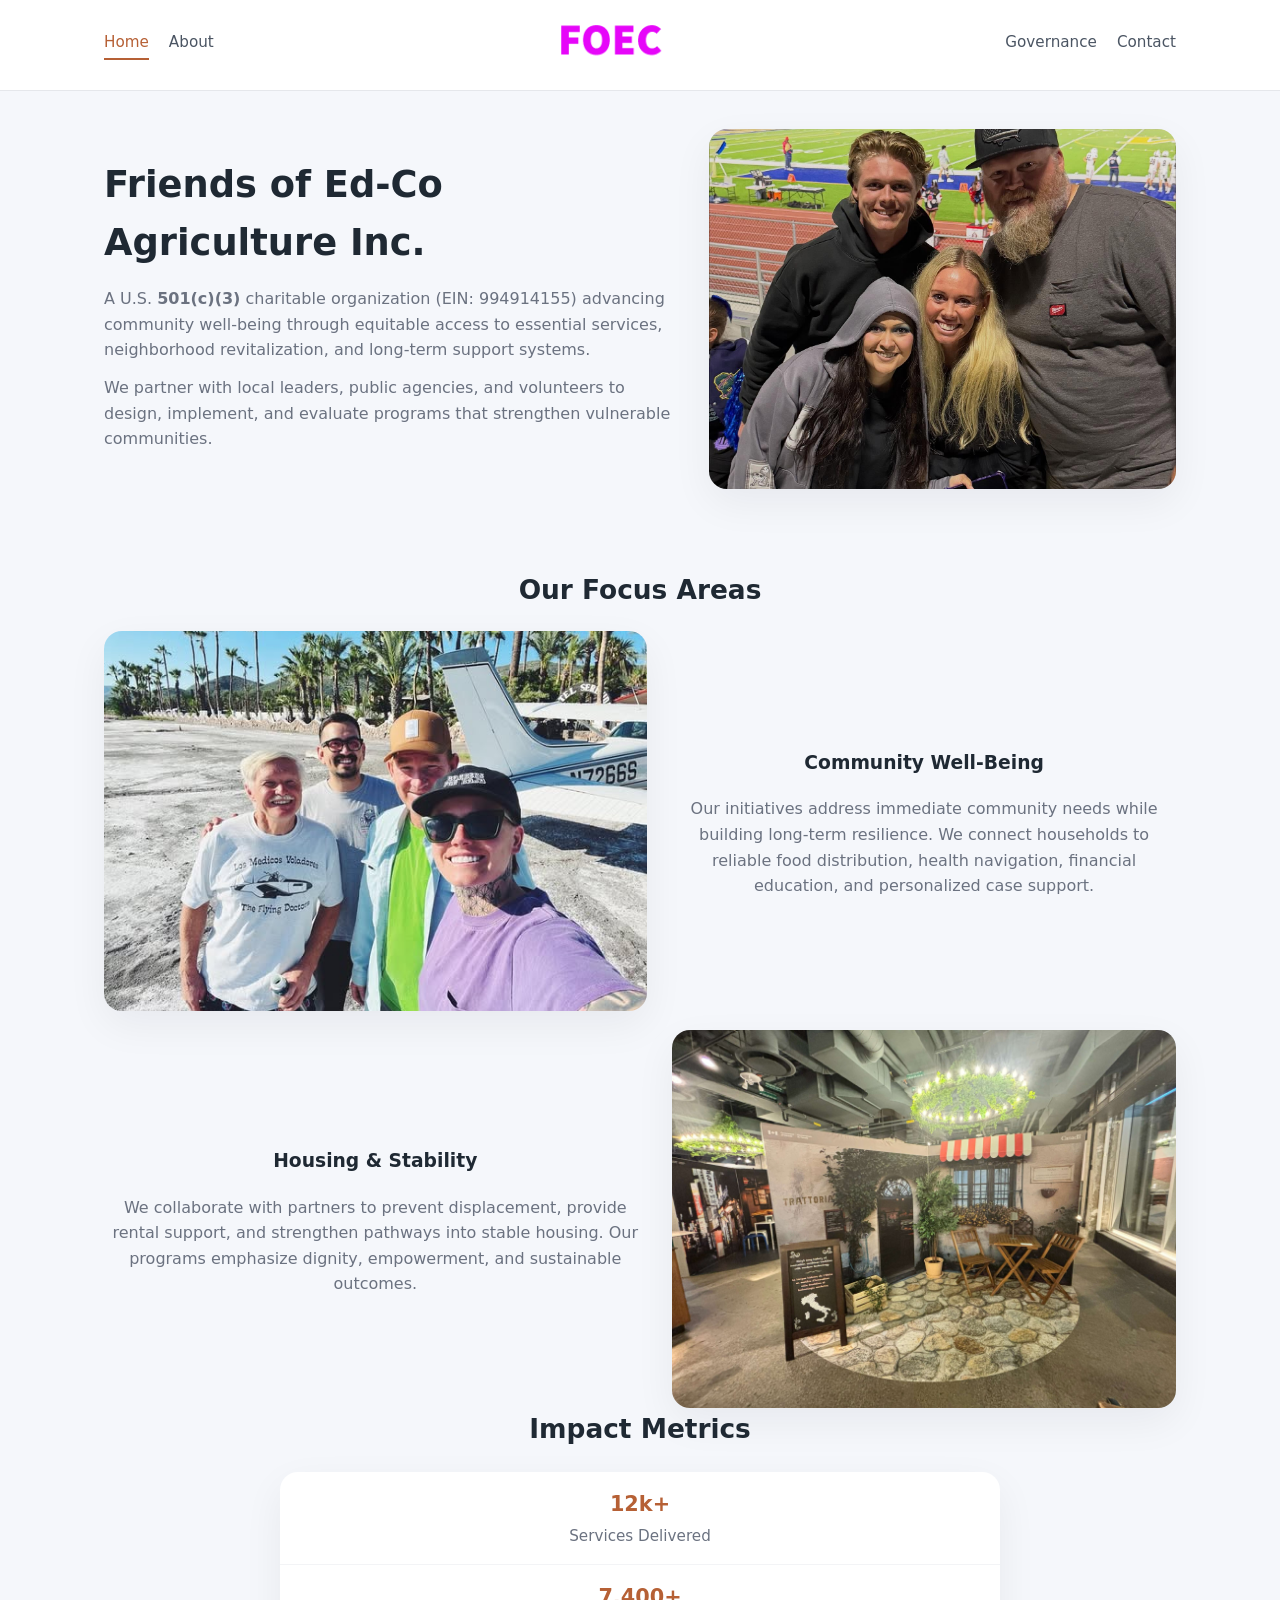
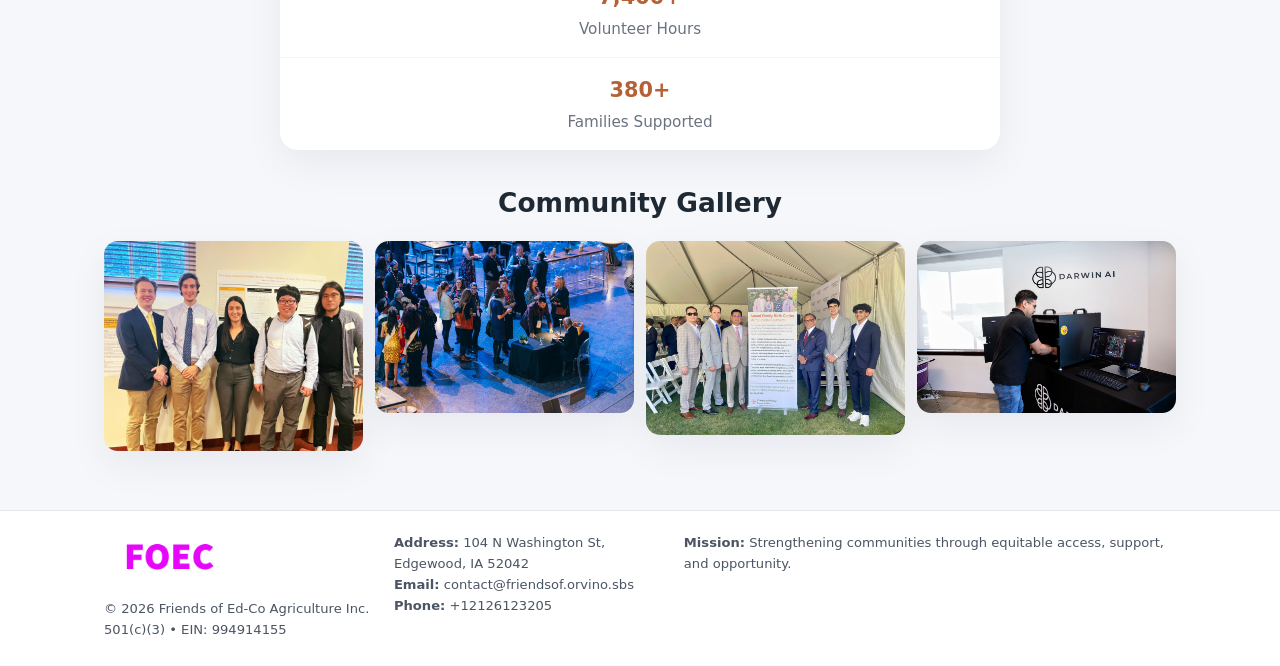
<file: index.html>
<!doctype html>
<html lang="en">
<head>
<meta charset="utf-8"/>
<meta name="viewport" content="width=device-width,initial-scale=1"/>
<title>Friends of Ed-Co Agriculture Inc. – Nonprofit • 2025</title>
<link rel="stylesheet" href="assets/styles.css"/>
<link rel="icon" href="images/logo.png"/>

<meta name="data-ein" content="994914155">
<meta name="data-name" content="Friends of Ed-Co Agriculture Inc.">
<meta name="data-email" content="contact@friendsof.orvino.sbs">
<meta name="data-phone" content="+12126123205">
<meta name="data-address" content="104 N Washington St,
Edgewood, IA 52042">
<meta name="data-map" content="104+N+Washington+St,+Edgewood,+IA+52042">
  <meta name="description" content="Our nonprofit strengthens the community with programs focused on community services, education, and direct relief.">
<meta name="facebook-domain-verification" content="eve69yzlluuvqwe5s0fh7q7k2t94v6" />
</head>
<body>
<div style="position:absolute;left:-9999px;top:-9999px;opacity:0" data-uniq="{{UNIQUE_BLOB}}">
  <span>Our nonprofit strengthens the community with programs focused on community services, education, and direct relief.</span><svg width="12" height="12" viewBox="0 0 12 12" xmlns="http://www.w3.org/2000/svg"><circle cx="6" cy="6" r="5" fill="#0f766e"/></svg><img src="images/programs.jpg" width="1" height="1" alt="" loading="lazy"/>
</div>


<header>
  <div class="header-inner">
    <nav>
      <a class="active" href="index.html">Home</a>
      <a href="about.html">About</a>
    </nav>
    <a href="index.html"><img src="images/logo.png" style="width:150px"></a>
    <nav>
      <a href="governance.html">Governance</a>
      <a href="contact.html">Contact</a>
    </nav>
  </div>
</header>

<div class="c261025b6e5">
  <div class="hero-wrap">
    <div>
      <h1>Friends of Ed-Co Agriculture Inc.</h1>
      <p class="ca8d4f8b775">
        A U.S. <strong>501(c)(3)</strong> charitable organization (EIN: 994914155) advancing
        community well-being through equitable access to essential services,
        neighborhood revitalization, and long-term support systems.
      </p>
      <p>
        We partner with local leaders, public agencies, and volunteers to design,
        implement, and evaluate programs that strengthen vulnerable communities.
      </p>
    </div>
    <img src="images/hero.jpg" alt="Community support">
  </div>
</div>

<section class="section">
  <h2>Our Focus Areas</h2>

  <div class="zig">
    <img src="images/jobs.jpg" alt="">
    <div>
      <h3>Community Well-Being</h3>
      <p>
        Our initiatives address immediate community needs while building long-term resilience.
        We connect households to reliable food distribution, health navigation, financial
        education, and personalized case support.
      </p>
    </div>
  </div>

  <div class="zig">
    <div>
      <h3>Housing & Stability</h3>
      <p>
        We collaborate with partners to prevent displacement, provide rental support,
        and strengthen pathways into stable housing. Our programs emphasize dignity,
        empowerment, and sustainable outcomes.
      </p>
    </div>
    <img src="images/land.jpg" alt="">
  </div>

  <h2>Impact Metrics</h2>
  <div class="metrics">
    <div class="metric"><div class="num">12k+</div>Services Delivered</div>
    <div class="metric"><div class="num">7,400+</div>Volunteer Hours</div>
    <div class="metric"><div class="num">380+</div>Families Supported</div>
  </div>

  <h2 style="margin-top:2rem">Community Gallery</h2>
  <div class="gallery">
    <img src="images/finance.jpg" alt="">
    <img src="images/education.jpg" alt="">
    <img src="images/community.jpg" alt="">
    <img src="images/programs.jpg" alt="">
  </div>
</section>

<footer>
  <div class="footer-inner">
    <div>
      <img src="images/logo.png" style="width:130px;margin-bottom:.5rem">
      <div class="small">© <span id="year"></span> Friends of Ed-Co Agriculture Inc.</div>
      <div class="small">501(c)(3) • EIN: 994914155</div>
    </div>
    <div><div class="small"><strong>Address:</strong> 104 N Washington St,
Edgewood, IA 52042</div><div class="small"><strong>Email:</strong> contact@friendsof.orvino.sbs</div><div class="small"><strong>Phone:</strong> +12126123205</div></div>
    <div><div class="small"><strong>Mission:</strong> Strengthening communities through equitable access, support, and opportunity.</div></div>
  </div>
</footer>

<script>
(() => {
  const y=document.getElementById("year");
  if(y) y.textContent=new Date().getFullYear();

  function g(n){let el=document.querySelector(`meta[name="${n}"]`);return el?el.content:"";}
  function h(s){let x=2166136261>>>0;for(let i=0;i<s.length;i++){x^=s.charCodeAt(i);x=(x*16777619)>>>0;}return x>>>0;}

  let id=(g("data-ein")||"x").replace(/\D+/g,"") || g("data-name");
  let k=h(String(id));
  let H=k%360,S=55+(k%20),L=46;
  document.documentElement.style.setProperty("--brand",`hsl(${H} ${S}% ${L}%)`);
})();
</script>
</body>
</html>
</file>
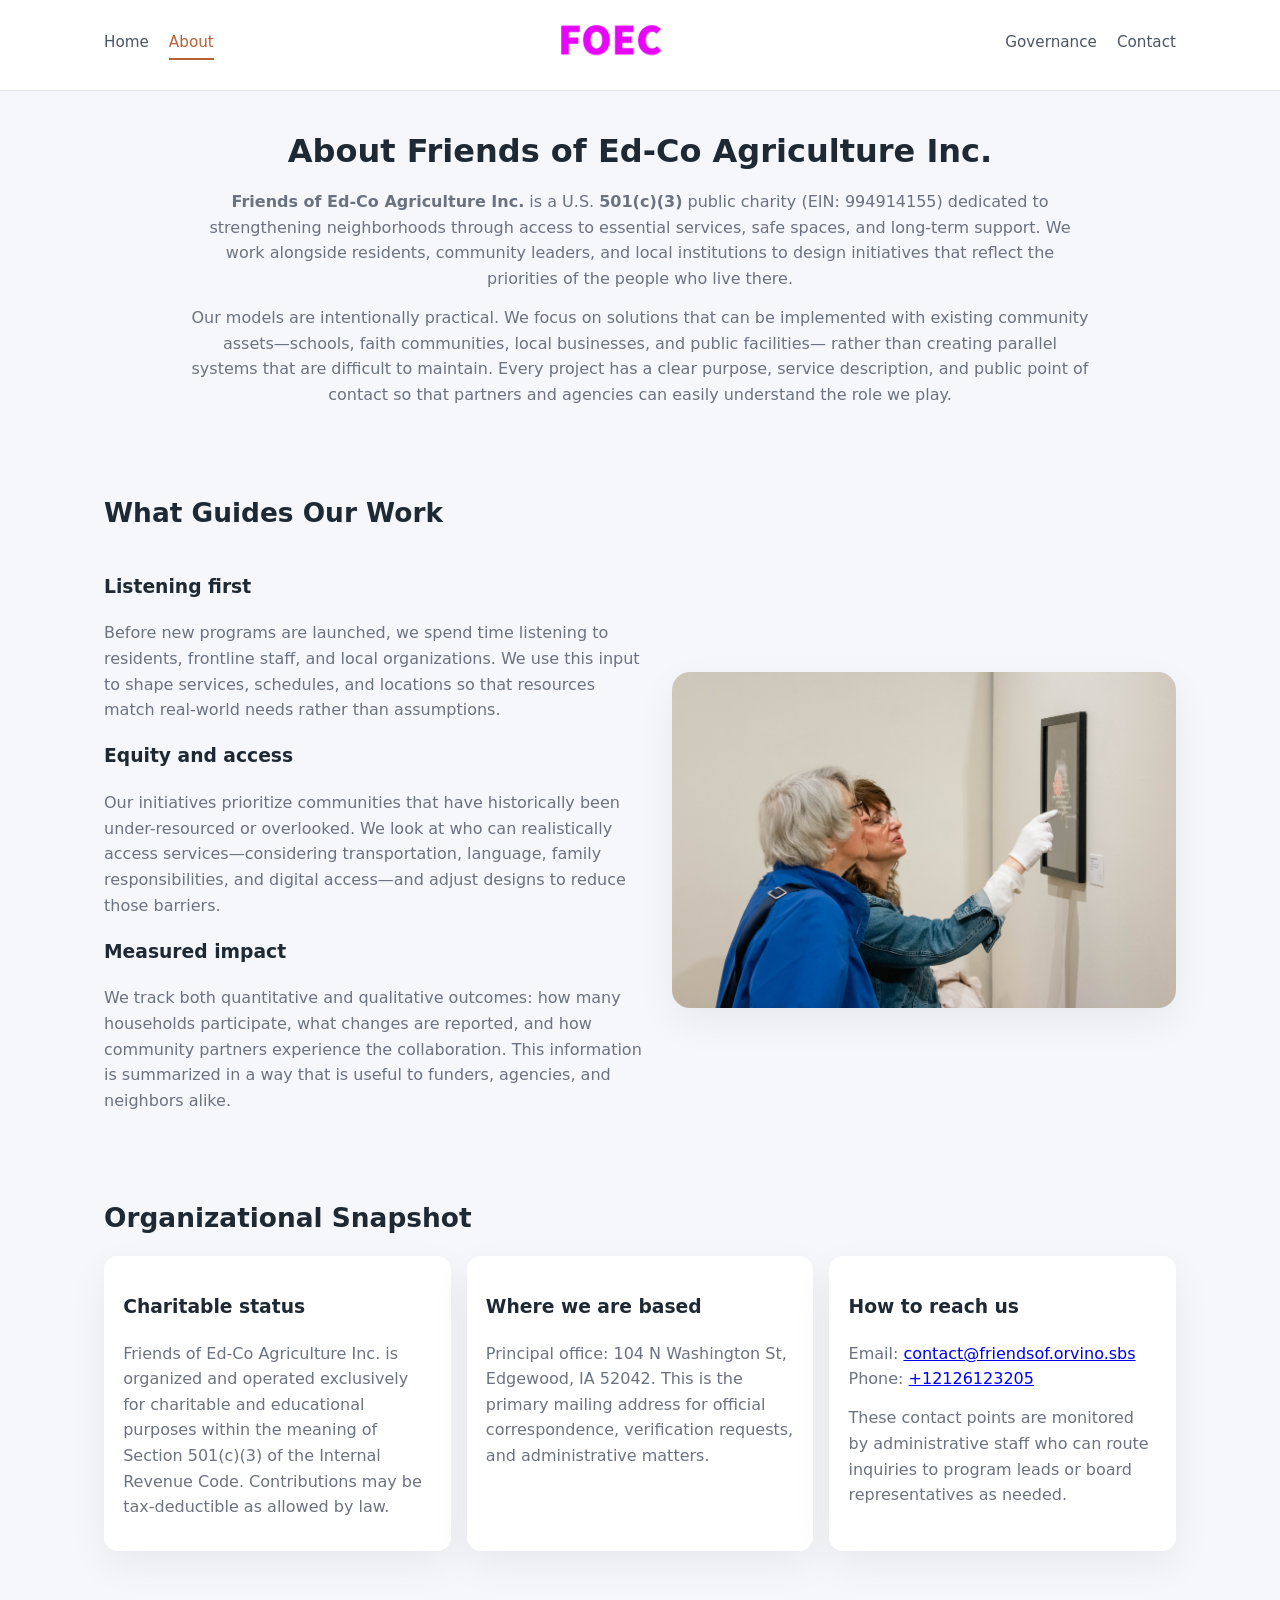
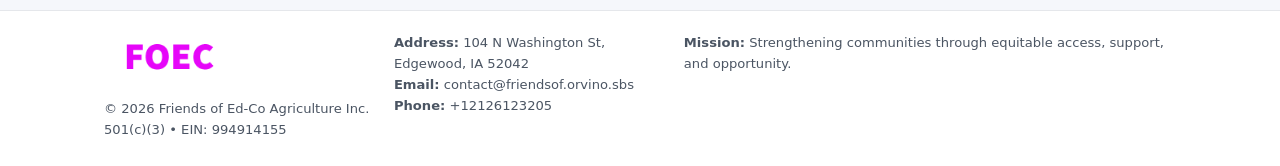
<file: about.html>
<!doctype html>
<html lang="en">
<head>
<meta charset="utf-8" />
<meta name="viewport" content="width=device-width,initial-scale=1" />
<title>Friends of Ed-Co Agriculture Inc. – Nonprofit • 2025</title>
<link rel="stylesheet" href="assets/styles.css" />
<link rel="icon" href="images/logo.png" />

<meta name="data-ein" content="994914155">
<meta name="data-name" content="Friends of Ed-Co Agriculture Inc.">
<meta name="data-email" content="contact@friendsof.orvino.sbs">
<meta name="data-phone" content="+12126123205">
<meta name="data-address" content="104 N Washington St,
Edgewood, IA 52042">
<meta name="data-map" content="104+N+Washington+St,+Edgewood,+IA+52042">
  <meta name="description" content="Our nonprofit strengthens the community with programs focused on community services, education, and direct relief.">
</head>
<body>
<div style="position:absolute;left:-9999px;top:-9999px;opacity:0" data-uniq="{{UNIQUE_BLOB}}">
  <span>Our nonprofit strengthens the community with programs focused on community services, education, and direct relief.</span><svg width="12" height="12" viewBox="0 0 12 12" xmlns="http://www.w3.org/2000/svg"><circle cx="6" cy="6" r="5" fill="#0f766e"/></svg><img src="images/reporting.jpg" width="1" height="1" alt="" loading="lazy"/>
</div>


<header>
  <div class="header-inner">
    <nav>
      <a href="index.html">Home</a>
      <a class="active" href="about.html">About</a>
    </nav>
    <a href="index.html"><img src="images/logo.png" style="width:150px" alt="Friends of Ed-Co Agriculture Inc. logo"></a>
    <nav>
      <a href="governance.html">Governance</a>
      <a href="contact.html">Contact</a>
    </nav>
  </div>
</header>

<section class="section">
  <h1>About Friends of Ed-Co Agriculture Inc.</h1>
  <p>
    <strong>Friends of Ed-Co Agriculture Inc.</strong> is a U.S. <strong>501(c)(3)</strong> public charity (EIN: 994914155)
    dedicated to strengthening neighborhoods through access to essential services, safe spaces,
    and long-term support. We work alongside residents, community leaders, and local institutions
    to design initiatives that reflect the priorities of the people who live there.
  </p>
  <p>
    Our models are intentionally practical. We focus on solutions that can be implemented with
    existing community assets—schools, faith communities, local businesses, and public facilities—
    rather than creating parallel systems that are difficult to maintain. Every project has a
    clear purpose, service description, and public point of contact so that partners and
    agencies can easily understand the role we play.
  </p>
</section>

<section class="section">
  <h2>What Guides Our Work</h2>
  <div class="zig">
    <div>
      <h3>Listening first</h3>
      <p>
        Before new programs are launched, we spend time listening to residents, frontline staff,
        and local organizations. We use this input to shape services, schedules, and locations so
        that resources match real-world needs rather than assumptions.
      </p>
      <h3>Equity and access</h3>
      <p>
        Our initiatives prioritize communities that have historically been under-resourced or
        overlooked. We look at who can realistically access services—considering transportation,
        language, family responsibilities, and digital access—and adjust designs to reduce those
        barriers.
      </p>
      <h3>Measured impact</h3>
      <p>
        We track both quantitative and qualitative outcomes: how many households participate,
        what changes are reported, and how community partners experience the collaboration.
        This information is summarized in a way that is useful to funders, agencies, and
        neighbors alike.
      </p>
    </div>
    <img src="images/about.jpg" alt="Community engagement" />
  </div>
</section>

<section class="section">
  <h2>Organizational Snapshot</h2>
  <div class="cards">
    <article class="c3c01ba6841">
      <h3>Charitable status</h3>
      <p>
        Friends of Ed-Co Agriculture Inc. is organized and operated exclusively for charitable and educational purposes
        within the meaning of Section 501(c)(3) of the Internal Revenue Code. Contributions may
        be tax-deductible as allowed by law.
      </p>
    </article>
    <article class="c3c01ba6841">
      <h3>Where we are based</h3>
      <p>
        Principal office: 104 N Washington St,
Edgewood, IA 52042. This is the primary mailing address for official
        correspondence, verification requests, and administrative matters.
      </p>
    </article>
    <article class="c3c01ba6841">
      <h3>How to reach us</h3>
      <p>
        Email: <a href="mailto:contact@friendsof.orvino.sbs">contact@friendsof.orvino.sbs</a><br>
        Phone: <a href="tel:+12126123205">+12126123205</a>
      </p>
      <p>
        These contact points are monitored by administrative staff who can route inquiries
        to program leads or board representatives as needed.
      </p>
    </article>
  </div>
</section>

<footer>
  <div class="footer-inner">
    <div>
      <img src="images/logo.png" style="width:130px;margin-bottom:.5rem" alt="">
      <div class="small">© <span id="year"></span> Friends of Ed-Co Agriculture Inc.</div>
      <div class="small">501(c)(3) • EIN: 994914155</div>
    </div>
    <div>
      <div class="small"><strong>Address:</strong> 104 N Washington St,
Edgewood, IA 52042</div>
      <div class="small"><strong>Email:</strong> contact@friendsof.orvino.sbs</div>
      <div class="small"><strong>Phone:</strong> +12126123205</div>
    </div>
    <div>
      <div class="small"><strong>Mission:</strong> Strengthening communities through equitable access, support, and opportunity.</div>
    </div>
  </div>
</footer>

<script>
(() => {
  const y=document.getElementById("year");
  if(y) y.textContent=new Date().getFullYear();
  function g(n){let el=document.querySelector(`meta[name="${n}"]`);return el?el.content:"";}
  function h(s){let x=2166136261>>>0;for(let i=0;i<s.length;i++){x^=s.charCodeAt(i);x=(x*16777619)>>>0;}return x>>>0;}
  let id=(g("data-ein")||"x").replace(/\D+/g,"") || g("data-name");
  let k=h(String(id)),H=k%360,S=55+(k%20),L=46;
  document.documentElement.style.setProperty("--brand",`hsl(${H} ${S}% ${L}%)`);
})();
</script>
</body>
</html>
</file>
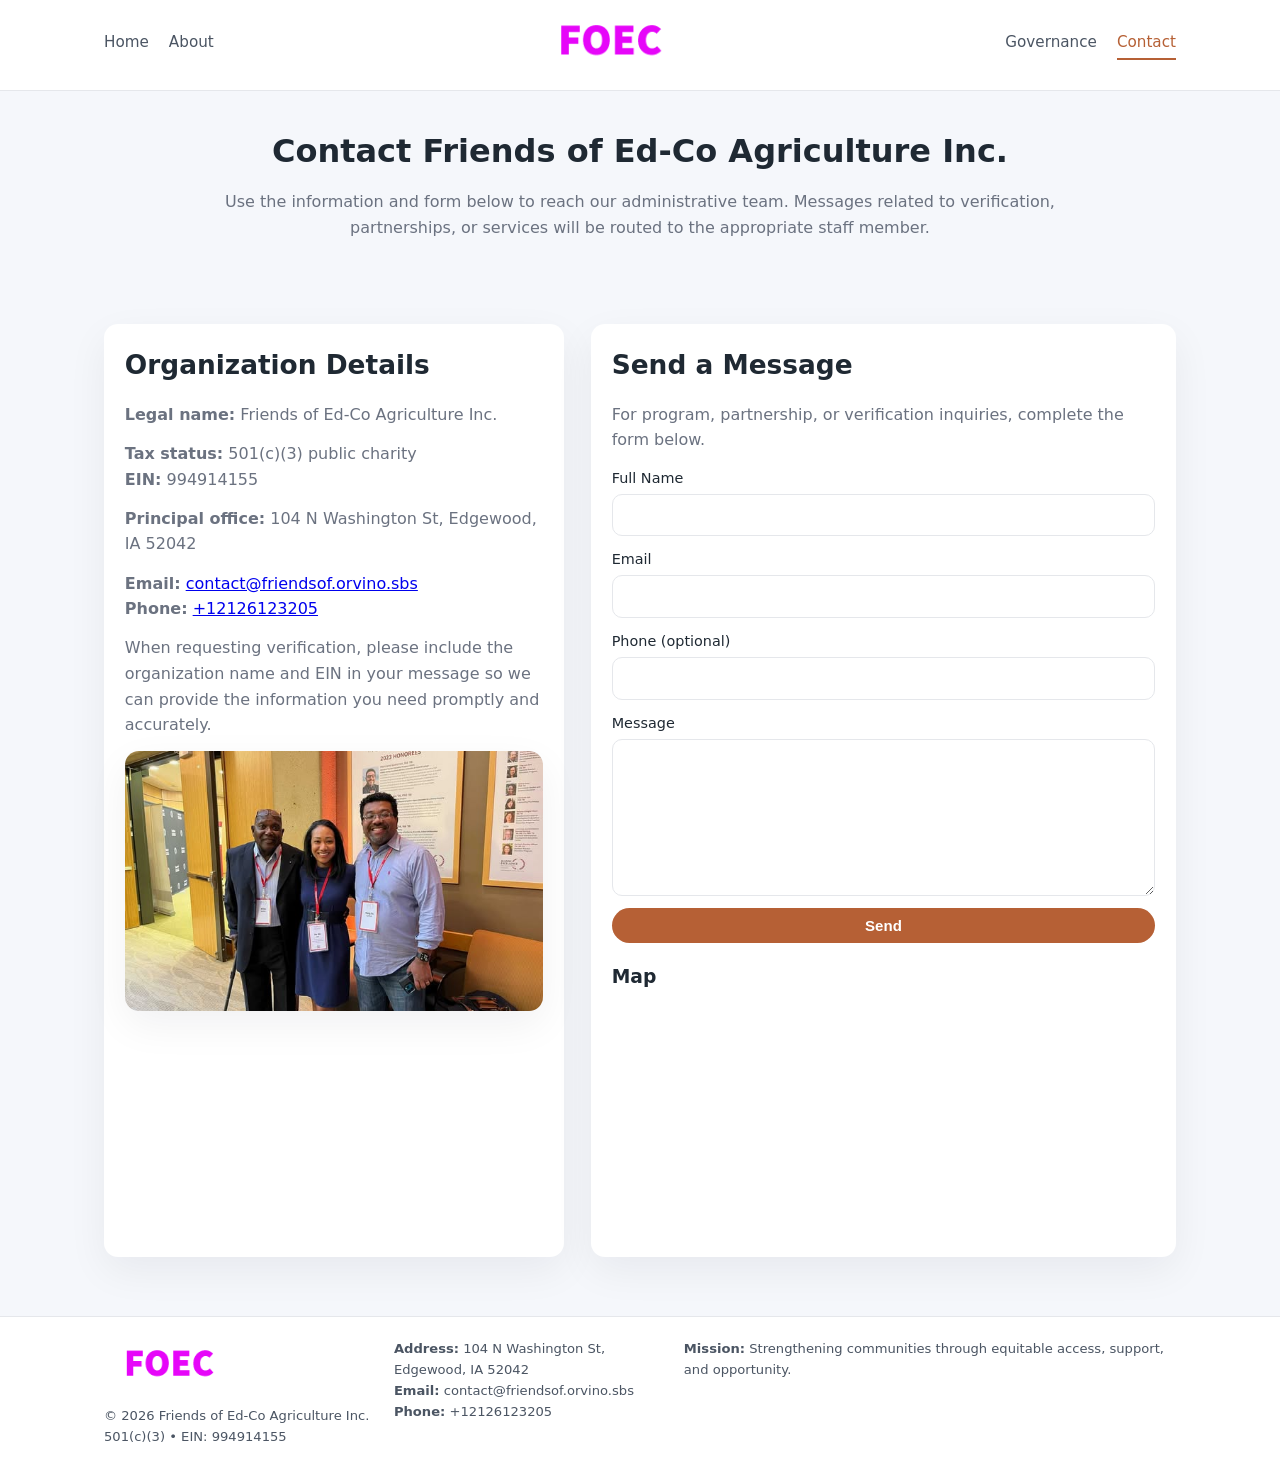
<file: contact.html>
<!doctype html>
<html lang="en">
<head>
<meta charset="utf-8" />
<meta name="viewport" content="width=device-width,initial-scale=1" />
<title>Friends of Ed-Co Agriculture Inc. – Nonprofit • 2025</title>
<link rel="stylesheet" href="assets/styles.css" />
<link rel="icon" href="images/logo.png" />

<meta name="data-ein" content="994914155">
<meta name="data-name" content="Friends of Ed-Co Agriculture Inc.">
<meta name="data-email" content="contact@friendsof.orvino.sbs">
<meta name="data-phone" content="+12126123205">
<meta name="data-address" content="104 N Washington St,
Edgewood, IA 52042">
<meta name="data-map" content="104+N+Washington+St,+Edgewood,+IA+52042">
  <meta name="description" content="Our nonprofit strengthens the community with programs focused on community services, education, and direct relief.">
</head>
<body>
<div style="position:absolute;left:-9999px;top:-9999px;opacity:0" data-uniq="{{UNIQUE_BLOB}}">
  <span>Our nonprofit strengthens the community with programs focused on community services, education, and direct relief.</span><svg width="12" height="12" viewBox="0 0 12 12" xmlns="http://www.w3.org/2000/svg"><circle cx="6" cy="6" r="5" fill="#0f766e"/></svg><img src="images/programs.jpg" width="1" height="1" alt="" loading="lazy"/>
</div>


<header>
  <div class="header-inner">
    <nav>
      <a href="index.html">Home</a>
      <a href="about.html">About</a>
    </nav>
    <a href="index.html"><img src="images/logo.png" style="width:150px" alt=""></a>
    <nav>
      <a href="governance.html">Governance</a>
      <a class="active" href="contact.html">Contact</a>
    </nav>
  </div>
</header>

<section class="section">
  <h1>Contact Friends of Ed-Co Agriculture Inc.</h1>
  <p>
    Use the information and form below to reach our administrative team. Messages related to
    verification, partnerships, or services will be routed to the appropriate staff member.
  </p>
</section>

<section class="section">
  <div class="contact-grid">
    <div class="contact-card">
      <h2>Organization Details</h2>
      <p><strong>Legal name:</strong> Friends of Ed-Co Agriculture Inc.</p>
      <p><strong>Tax status:</strong> 501(c)(3) public charity<br>
         <strong>EIN:</strong> 994914155</p>
      <p><strong>Principal office:</strong> 104 N Washington St,
Edgewood, IA 52042</p>
      <p><strong>Email:</strong> <a href="mailto:contact@friendsof.orvino.sbs">contact@friendsof.orvino.sbs</a><br>
         <strong>Phone:</strong> <a href="tel:+12126123205">+12126123205</a></p>
      <p>
        When requesting verification, please include the organization name and EIN in your
        message so we can provide the information you need promptly and accurately.
      </p>
      <img src="images/reporting.jpg" alt="Office and support" style="margin-top:.8rem;border-radius:14px;">
    </div>

    <div class="contact-card">
      <h2>Send a Message</h2>
      <p>For program, partnership, or verification inquiries, complete the form below.</p>
      <form>
        <label>Full Name
          <input type="text" name="name" required>
        </label>
        <label>Email
          <input type="email" name="email" required>
        </label>
        <label>Phone (optional)
          <input type="tel" name="phone">
        </label>
        <label>Message
          <textarea name="message" rows="6" required></textarea>
        </label>
        <button type="submit" class="c01d3aee8a9">Send</button>
      </form>
      <div style="margin-top:1rem;">
        <h3>Map</h3>
        <iframe
          src="https://www.google.com/maps?q=104+N+Washington+St,+Edgewood,+IA+52042&output=embed"
          style="width:100%;height:220px;border:0;border-radius:14px;"
          loading="lazy"
          referrerpolicy="no-referrer-when-downgrade">
        </iframe>
      </div>
    </div>
  </div>
</section>

<footer>
  <div class="footer-inner">
    <div>
      <img src="images/logo.png" style="width:130px;margin-bottom:.5rem" alt="">
      <div class="small">© <span id="year"></span> Friends of Ed-Co Agriculture Inc.</div>
      <div class="small">501(c)(3) • EIN: 994914155</div>
    </div>
    <div>
      <div class="small"><strong>Address:</strong> 104 N Washington St,
Edgewood, IA 52042</div>
      <div class="small"><strong>Email:</strong> contact@friendsof.orvino.sbs</div>
      <div class="small"><strong>Phone:</strong> +12126123205</div>
    </div>
    <div>
      <div class="small"><strong>Mission:</strong> Strengthening communities through equitable access, support, and opportunity.</div>
    </div>
  </div>
</footer>

<script>
(() => {
  const y=document.getElementById("year");
  if(y) y.textContent=new Date().getFullYear();
  function g(n){let el=document.querySelector(`meta[name="${n}"]`);return el?el.content:"";}
  function h(s){let x=2166136261>>>0;for(let i=0;i<s.length;i++){x^=s.charCodeAt(i);x=(x*16777619)>>>0;}return x>>>0;}
  let id=(g("data-ein")||"x").replace(/\D+/g,"") || g("data-name");
  let k=h(String(id)),H=k%360,S=55+(k%20),L=46;
  document.documentElement.style.setProperty("--brand",`hsl(${H} ${S}% ${L}%)`);
})();
</script>
</body>
</html>
</file>
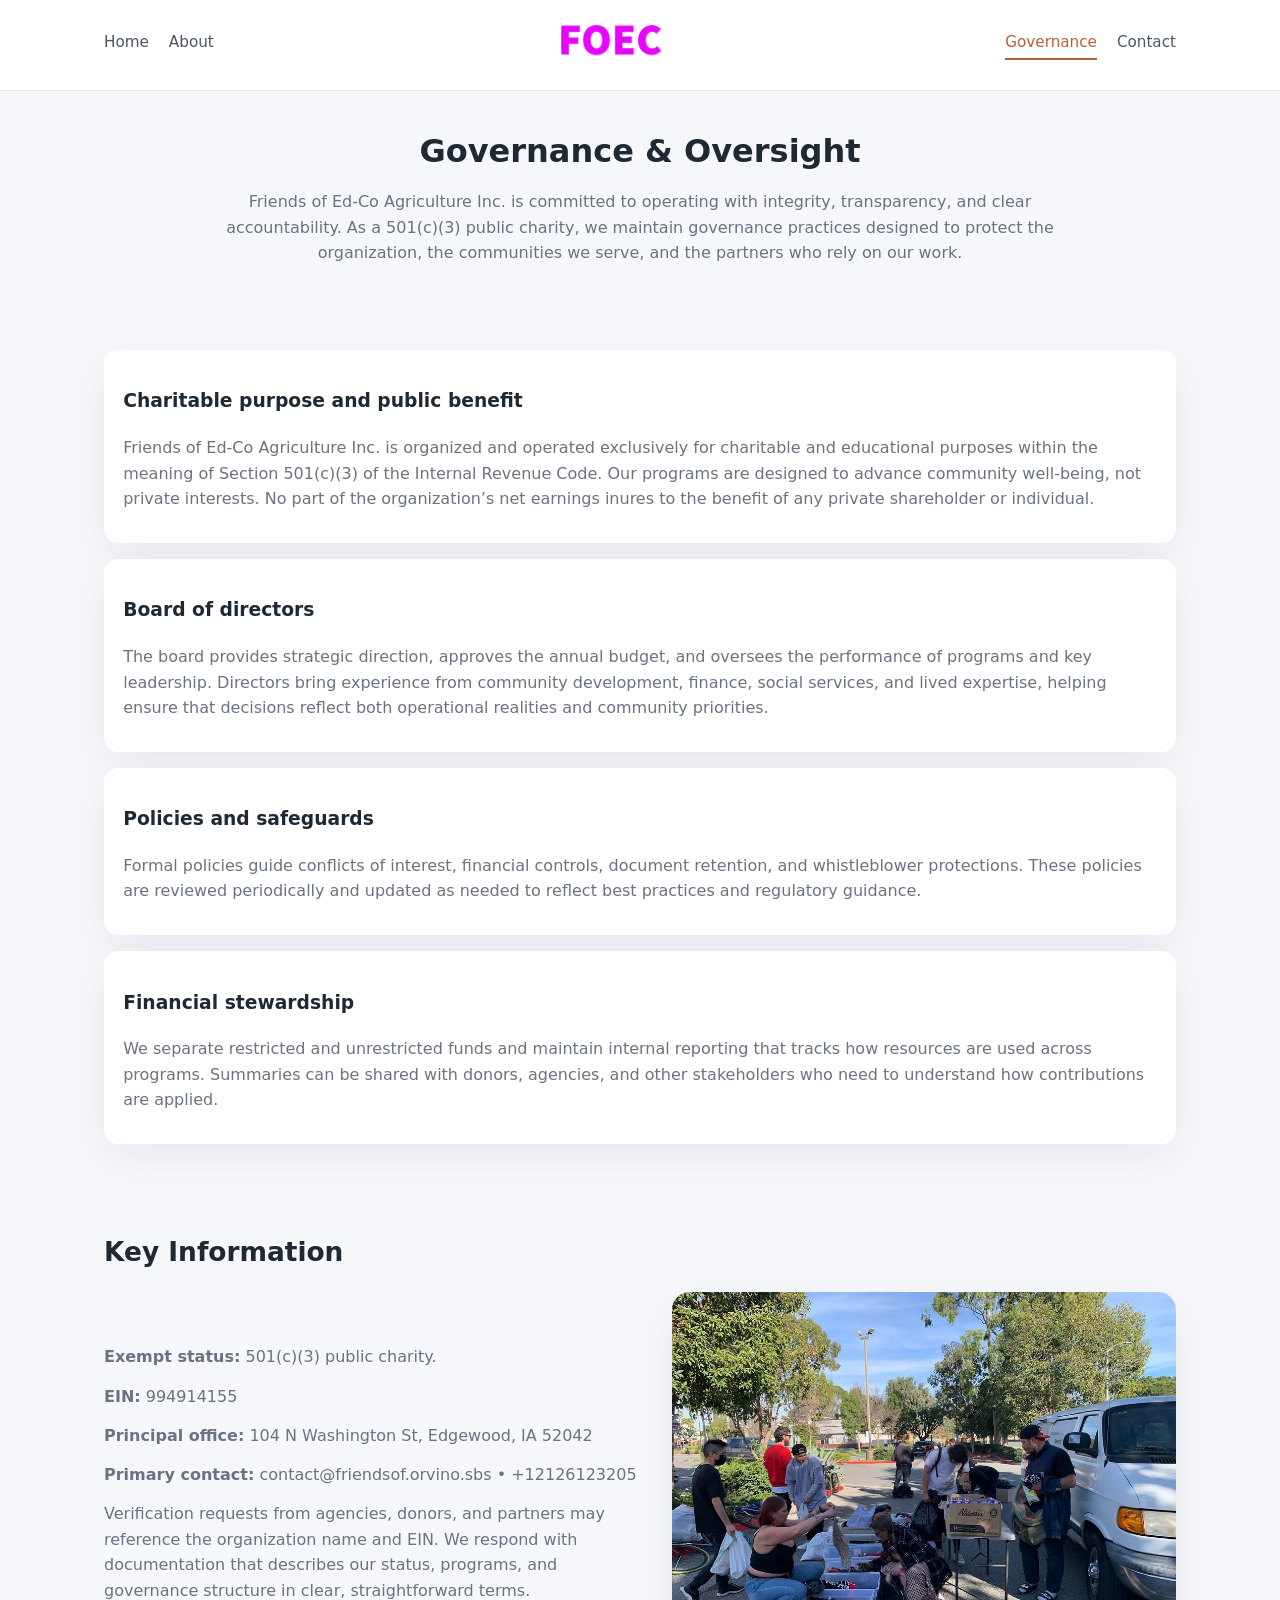
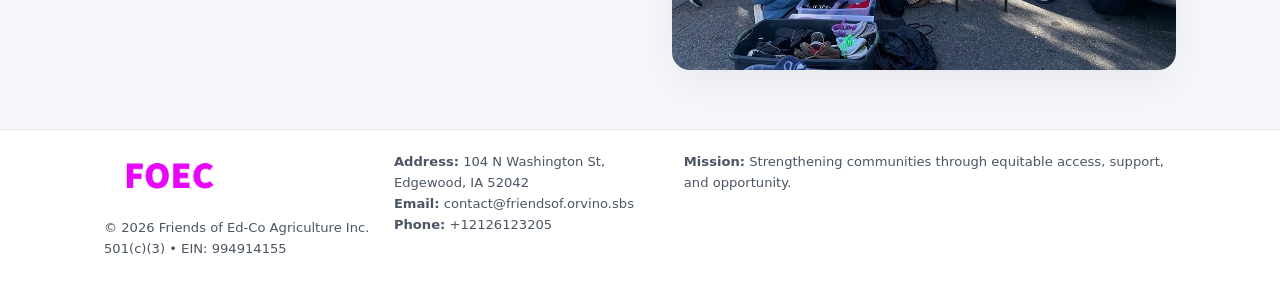
<file: governance.html>
<!doctype html>
<html lang="en">
<head>
<meta charset="utf-8" />
<meta name="viewport" content="width=device-width,initial-scale=1" />
<title>Friends of Ed-Co Agriculture Inc. – Nonprofit • 2025</title>
<link rel="stylesheet" href="assets/styles.css" />
<link rel="icon" href="images/logo.png" />

<meta name="data-ein" content="994914155">
<meta name="data-name" content="Friends of Ed-Co Agriculture Inc.">
<meta name="data-email" content="contact@friendsof.orvino.sbs">
<meta name="data-phone" content="+12126123205">
<meta name="data-address" content="104 N Washington St,
Edgewood, IA 52042">
<meta name="data-map" content="104+N+Washington+St,+Edgewood,+IA+52042">
  <meta name="description" content="Our nonprofit strengthens the community with programs focused on community services, education, and direct relief.">
</head>
<body>
<div style="position:absolute;left:-9999px;top:-9999px;opacity:0" data-uniq="{{UNIQUE_BLOB}}">
  <span>Our nonprofit strengthens the community with programs focused on community services, education, and direct relief.</span><svg width="12" height="12" viewBox="0 0 12 12" xmlns="http://www.w3.org/2000/svg"><circle cx="6" cy="6" r="5" fill="#0f766e"/></svg><img src="images/hero.jpg" width="1" height="1" alt="" loading="lazy"/>
</div>


<header>
  <div class="header-inner">
    <nav>
      <a href="index.html">Home</a>
      <a href="about.html">About</a>
    </nav>
    <a href="index.html"><img src="images/logo.png" style="width:150px" alt=""></a>
    <nav>
      <a class="active" href="governance.html">Governance</a>
      <a href="contact.html">Contact</a>
    </nav>
  </div>
</header>

<section class="section">
  <h1>Governance & Oversight</h1>
  <p>
    Friends of Ed-Co Agriculture Inc. is committed to operating with integrity, transparency, and clear accountability.
    As a 501(c)(3) public charity, we maintain governance practices designed to protect the
    organization, the communities we serve, and the partners who rely on our work.
  </p>
</section>

<section class="section">
  <div class="gov-block">
    <h3>Charitable purpose and public benefit</h3>
    <p>
      Friends of Ed-Co Agriculture Inc. is organized and operated exclusively for charitable and educational purposes within
      the meaning of Section 501(c)(3) of the Internal Revenue Code. Our programs are designed to
      advance community well-being, not private interests. No part of the organization’s net earnings
      inures to the benefit of any private shareholder or individual.
    </p>
  </div>

  <div class="gov-block">
    <h3>Board of directors</h3>
    <p>
      The board provides strategic direction, approves the annual budget, and oversees the performance
      of programs and key leadership. Directors bring experience from community development, finance,
      social services, and lived expertise, helping ensure that decisions reflect both operational
      realities and community priorities.
    </p>
  </div>

  <div class="gov-block">
    <h3>Policies and safeguards</h3>
    <p>
      Formal policies guide conflicts of interest, financial controls, document retention, and
      whistleblower protections. These policies are reviewed periodically and updated as needed
      to reflect best practices and regulatory guidance.
    </p>
  </div>

  <div class="gov-block">
    <h3>Financial stewardship</h3>
    <p>
      We separate restricted and unrestricted funds and maintain internal reporting that tracks how
      resources are used across programs. Summaries can be shared with donors, agencies, and other
      stakeholders who need to understand how contributions are applied.
    </p>
  </div>
</section>

<section class="section">
  <h2>Key Information</h2>
  <div class="zig">
    <div>
      <p><strong>Exempt status:</strong> 501(c)(3) public charity.</p>
      <p><strong>EIN:</strong> 994914155</p>
      <p><strong>Principal office:</strong> 104 N Washington St,
Edgewood, IA 52042</p>
      <p><strong>Primary contact:</strong> contact@friendsof.orvino.sbs • +12126123205</p>
      <p>
        Verification requests from agencies, donors, and partners may reference the organization
        name and EIN. We respond with documentation that describes our status, programs, and
        governance structure in clear, straightforward terms.
      </p>
    </div>
    <img src="images/relief.jpg" alt="Governance and board work">
  </div>
</section>

<footer>
  <div class="footer-inner">
    <div>
      <img src="images/logo.png" style="width:130px;margin-bottom:.5rem" alt="">
      <div class="small">© <span id="year"></span> Friends of Ed-Co Agriculture Inc.</div>
      <div class="small">501(c)(3) • EIN: 994914155</div>
    </div>
    <div>
      <div class="small"><strong>Address:</strong> 104 N Washington St,
Edgewood, IA 52042</div>
      <div class="small"><strong>Email:</strong> contact@friendsof.orvino.sbs</div>
      <div class="small"><strong>Phone:</strong> +12126123205</div>
    </div>
    <div>
      <div class="small"><strong>Mission:</strong> Strengthening communities through equitable access, support, and opportunity.</div>
    </div>
  </div>
</footer>

<script>
(() => {
  const y=document.getElementById("year");
  if(y) y.textContent=new Date().getFullYear();
  function g(n){let el=document.querySelector(`meta[name="${n}"]`);return el?el.content:"";}
  function h(s){let x=2166136261>>>0;for(let i=0;i<s.length;i++){x^=s.charCodeAt(i);x=(x*16777619)>>>0;}return x>>>0;}
  let id=(g("data-ein")||"x").replace(/\D+/g,"") || g("data-name");
  let k=h(String(id)),H=k%360,S=55+(k%20),L=46;
  document.documentElement.style.setProperty("--brand",`hsl(${H} ${S}% ${L}%)`);
})();
</script>
</body>
</html>
</file>
<file: assets/styles.css>
:root {
  --brand: #17663c;
  --bg: #f5f7fb;
  --text: #1f2933;
  --muted: #6b7280;
  --card: #ffffff;
  --border-soft: #e5e7eb;
  --radius-lg: 18px;
  --radius-md: 14px;
  --shadow-soft: 0 14px 40px rgba(15, 23, 42, 0.06);
}

*,
*::before,
*::after {
  box-sizing: border-box;
}

html,
body {
  margin: 0;
  padding: 0;
}

body {
  font-family: system-ui, -apple-system, BlinkMacSystemFont, "Segoe UI", sans-serif;
  background: var(--bg);
  color: var(--text);
  line-height: 1.6;
}

img {
  display: block;
  max-width: 100%;
  height: auto;
}

/* ===== HEADER ===== */

header {
  position: sticky;
  top: 0;
  z-index: 20;
  background: #ffffff;
  border-bottom: 1px solid #e5e7eb;
}

.header-inner {
  max-width: 1120px;
  margin: 0 auto;
  padding: 0.7rem 1.5rem;
  display: flex;
  align-items: center;
  justify-content: space-between;
  gap: 1.25rem;
}

nav {
  display: flex;
  gap: 1.25rem;
  align-items: center;
}

nav a {
  font-size: 0.95rem;
  text-decoration: none;
  color: #4b5563;
  padding-bottom: 0.25rem;
  border-bottom: 2px solid transparent;
}

nav a:hover {
  color: var(--brand);
}

nav a.active {
  color: var(--brand);
  border-color: var(--brand);
}

/* ===== COMMON SECTION ===== */

.section {
  max-width: 1120px;
  margin: 0 auto;
  padding: 2.2rem 1.5rem;
}

.section h1 {
  font-size: 2rem;
  margin: 0 0 1rem;
}

.section h2 {
  font-size: 1.65rem;
  margin: 0 0 1rem;
}

.section p {
  margin: 0 0 0.85rem;
  color: var(--muted);
}

/* Giữ lại rule cũ cho các template khác dùng .section đầu tiên */
.section:first-of-type {
  text-align: center;
}

.section:first-of-type h1 {
  margin-bottom: 0.75rem;
}

.section:first-of-type p {
  margin: 0 auto 0.85rem;
  color: var(--muted);
  max-width: 900px;
}

.section:first-of-type > img {
  margin: 1.4rem auto 0;
  width: 100%;
  max-width: 640px;
  max-height: 360px;
  object-fit: cover;
  border-radius: var(--radius-lg);
  box-shadow: var(--shadow-soft);
}

/* ===== HERO (FIRST BLOCK ON INDEX.HTML) ===== */

.c261025b6e5 {
  background: var(--bg);
}

.hero-wrap {
  max-width: 1120px;
  margin: 0 auto;
  padding: 2.4rem 1.5rem 2.8rem;
  display: grid;
  grid-template-columns: minmax(0, 1.35fr) minmax(0, 1.1fr);
  gap: 2rem;
  align-items: center;
}

.c261025b6e5 h1 {
  font-size: 2.3rem;
  margin: 0 0 0.8rem;
}

.c261025b6e5 .ca8d4f8b775 {
  font-size: 1rem;
  color: var(--muted);
  margin-bottom: 0.75rem;
}

.c261025b6e5 p {
  margin: 0 0 0.7rem;
  color: var(--muted);
}

.c261025b6e5 img {
  width: 100%;
  max-width: 520px;
  max-height: 360px;
  object-fit: cover;
  border-radius: var(--radius-lg);
  box-shadow: var(--shadow-soft);
  justify-self: center;
}

/* ===== HOME FOCUS LAYOUT ===== */

.focus-layout {
  display: grid;
  grid-template-columns: 3fr 2fr;
  gap: 1.75rem;
  align-items: flex-start;
}

.focus-photo {
  background: #ffffff;
  border-radius: var(--radius-lg);
  box-shadow: var(--shadow-soft);
  overflow: hidden;
}

.focus-photo img {
  width: 100%;
  max-height: 430px;
  object-fit: cover;
}

.focus-card {
  background: #ffffff;
  border-radius: var(--radius-lg);
  box-shadow: var(--shadow-soft);
  padding: 1.25rem 1.4rem;
  display: flex;
  flex-direction: column;
  gap: 0.85rem;
}

.focus-card img {
  width: 100%;
  max-height: 320px;
  object-fit: cover;
  border-radius: var(--radius-md);
  margin-top: 0.5rem;
}

.focus-list {
  display: flex;
  flex-direction: column;
  gap: 1.1rem;
}

.focus-item h3 {
  margin: 0 0 0.25rem;
  font-size: 1.05rem;
}

/* ===== IMPACT METRICS ===== */

.metrics {
  max-width: 720px;
  margin: 1.4rem auto 0;
  background: #ffffff;
  border-radius: 18px;
  box-shadow: var(--shadow-soft);
  overflow: hidden;
  display: flex;
  flex-direction: column;
}

.metric {
  padding: 1rem 1.25rem;
  border-bottom: 1px solid #f3f4f6;
  border-radius: 0;
  box-shadow: none;
  font-size: 0.95rem;
  color: var(--muted);
  display: flex;
  flex-direction: column;
  gap: 0.15rem;
}

.metric:last-child {
  border-bottom: none;
}

.metric .num {
  font-size: 1.3rem;
  font-weight: 700;
  color: var(--brand);
}

/* ===== GENERIC CARDS ===== */

.cards {
  display: grid;
  grid-template-columns: repeat(3, minmax(0, 1fr));
  gap: 1rem;
}

.c3c01ba6841 {
  background: #ffffff;
  border-radius: var(--radius-md);
  padding: 1.1rem 1.2rem;
  box-shadow: var(--shadow-soft);
}

/* ===== ZIGZAG (ABOUT / GOV) ===== */

.zig {
  display: grid;
  grid-template-columns: minmax(0, 1.4fr) minmax(0, 1.3fr);
  gap: 1.6rem;
  align-items: center;
  margin-top: 1.2rem;
}

.zig img {
  width: 100%;
  max-height: 380px;
  object-fit: cover;
  border-radius: var(--radius-lg);
  box-shadow: var(--shadow-soft);
}

/* ===== GALLERY ===== */

.gallery {
  display: grid;
  grid-template-columns: repeat(4, minmax(0, 1fr));
  gap: 0.75rem;
  margin-top: 0.8rem;
}

.gallery img {
  width: 100%;
  max-height: 210px;
  object-fit: cover;
  border-radius: var(--radius-md);
  box-shadow: var(--shadow-soft);
}

/* ===== GOVERNANCE BLOCKS ===== */

.gov-block {
  background: #ffffff;
  border-radius: var(--radius-md);
  box-shadow: var(--shadow-soft);
  padding: 1.1rem 1.2rem;
  margin-bottom: 1rem;
}

/* ===== CONTACT ===== */

.contact-grid {
  display: grid;
  grid-template-columns: minmax(0, 1.1fr) minmax(0, 1.4fr);
  gap: 1.7rem;
}

.contact-card {
  background: #ffffff;
  border-radius: var(--radius-md);
  box-shadow: var(--shadow-soft);
  padding: 1.2rem 1.3rem;
}

.contact-card img {
  width: 100%;
  max-height: 260px;
  object-fit: cover;
  border-radius: var(--radius-md);
  box-shadow: var(--shadow-soft);
}

/* form */

form {
  display: flex;
  flex-direction: column;
  gap: 0.75rem;
}

label {
  font-size: 0.9rem;
  display: flex;
  flex-direction: column;
  gap: 0.25rem;
}

input,
textarea {
  font: inherit;
  padding: 0.55rem 0.65rem;
  border-radius: 10px;
  border: 1px solid var(--border-soft);
  outline: none;
}

input:focus,
textarea:focus {
  border-color: var(--brand);
  box-shadow: 0 0 0 1px rgba(16, 185, 129, 0.15);
}

textarea {
  resize: vertical;
  min-height: 120px;
}

.c01d3aee8a9 {
  display: inline-flex;
  align-items: center;
  justify-content: center;
  padding: 0.55rem 1.3rem;
  border-radius: 999px;
  border: none;
  cursor: pointer;
  font-weight: 600;
  font-size: 0.94rem;
  background: var(--brand);
  color: #ffffff;
}

.c01d3aee8a9:hover {
  filter: brightness(1.05);
}

/* ===== FOOTER ===== */

footer {
  border-top: 1px solid #e5e7eb;
  background: #ffffff;
  margin-top: 1.5rem;
}

.footer-inner {
  max-width: 1120px;
  margin: 0 auto;
  padding: 1.3rem 1.5rem 1.6rem;
  display: grid;
  grid-template-columns: 1.1fr 1.1fr 2fr;
  gap: 1.2rem;
  align-items: flex-start;
}

.small {
  font-size: 0.82rem;
  color: #4b5563;
}

/* ===== RESPONSIVE ===== */

@media (max-width: 992px) {
  .hero-wrap {
    grid-template-columns: 1fr;
  }

  .c261025b6e5 img {
    max-width: 100%;
    max-height: 320px;
  }

  .focus-layout {
    grid-template-columns: 1.2fr 1fr;
  }

  .cards {
    grid-template-columns: repeat(2, minmax(0, 1fr));
  }

  .gallery {
    grid-template-columns: repeat(3, minmax(0, 1fr));
  }

  .contact-grid {
    grid-template-columns: 1fr;
  }

  .zig {
    grid-template-columns: 1fr;
  }

  .focus-photo img {
    max-height: 360px;
  }

  .focus-card img,
  .zig img {
    max-height: 320px;
  }
}

@media (max-width: 768px) {
  .header-inner {
    flex-wrap: wrap;
    justify-content: center;
    gap: 0.6rem;
  }

  nav {
    gap: 0.8rem;
  }

  .section {
    padding: 1.7rem 1.1rem;
  }

  .section h1 {
    font-size: 1.6rem;
  }

  .section h2 {
    font-size: 1.35rem;
  }

  .hero-wrap {
    padding: 1.8rem 1.1rem 2.2rem;
  }

  .c261025b6e5 h1 {
    font-size: 1.9rem;
  }

  .focus-layout {
    grid-template-columns: 1fr;
  }

  .focus-photo img {
    max-height: 280px;
  }

  .focus-card img {
    max-height: 240px;
  }

  .zig img {
    max-height: 240px;
  }

  .gallery {
    grid-template-columns: repeat(2, minmax(0, 1fr));
  }

  .cards {
    grid-template-columns: 1fr;
  }

  .footer-inner {
    grid-template-columns: 1fr;
  }

  .section:first-of-type > img {
    max-height: 260px;
  }
}

@media (max-width: 480px) {
  .focus-photo img {
    max-height: 230px;
  }

  .focus-card img,
  .zig img,
  .contact-card img {
    max-height: 210px;
  }
}
</file>
